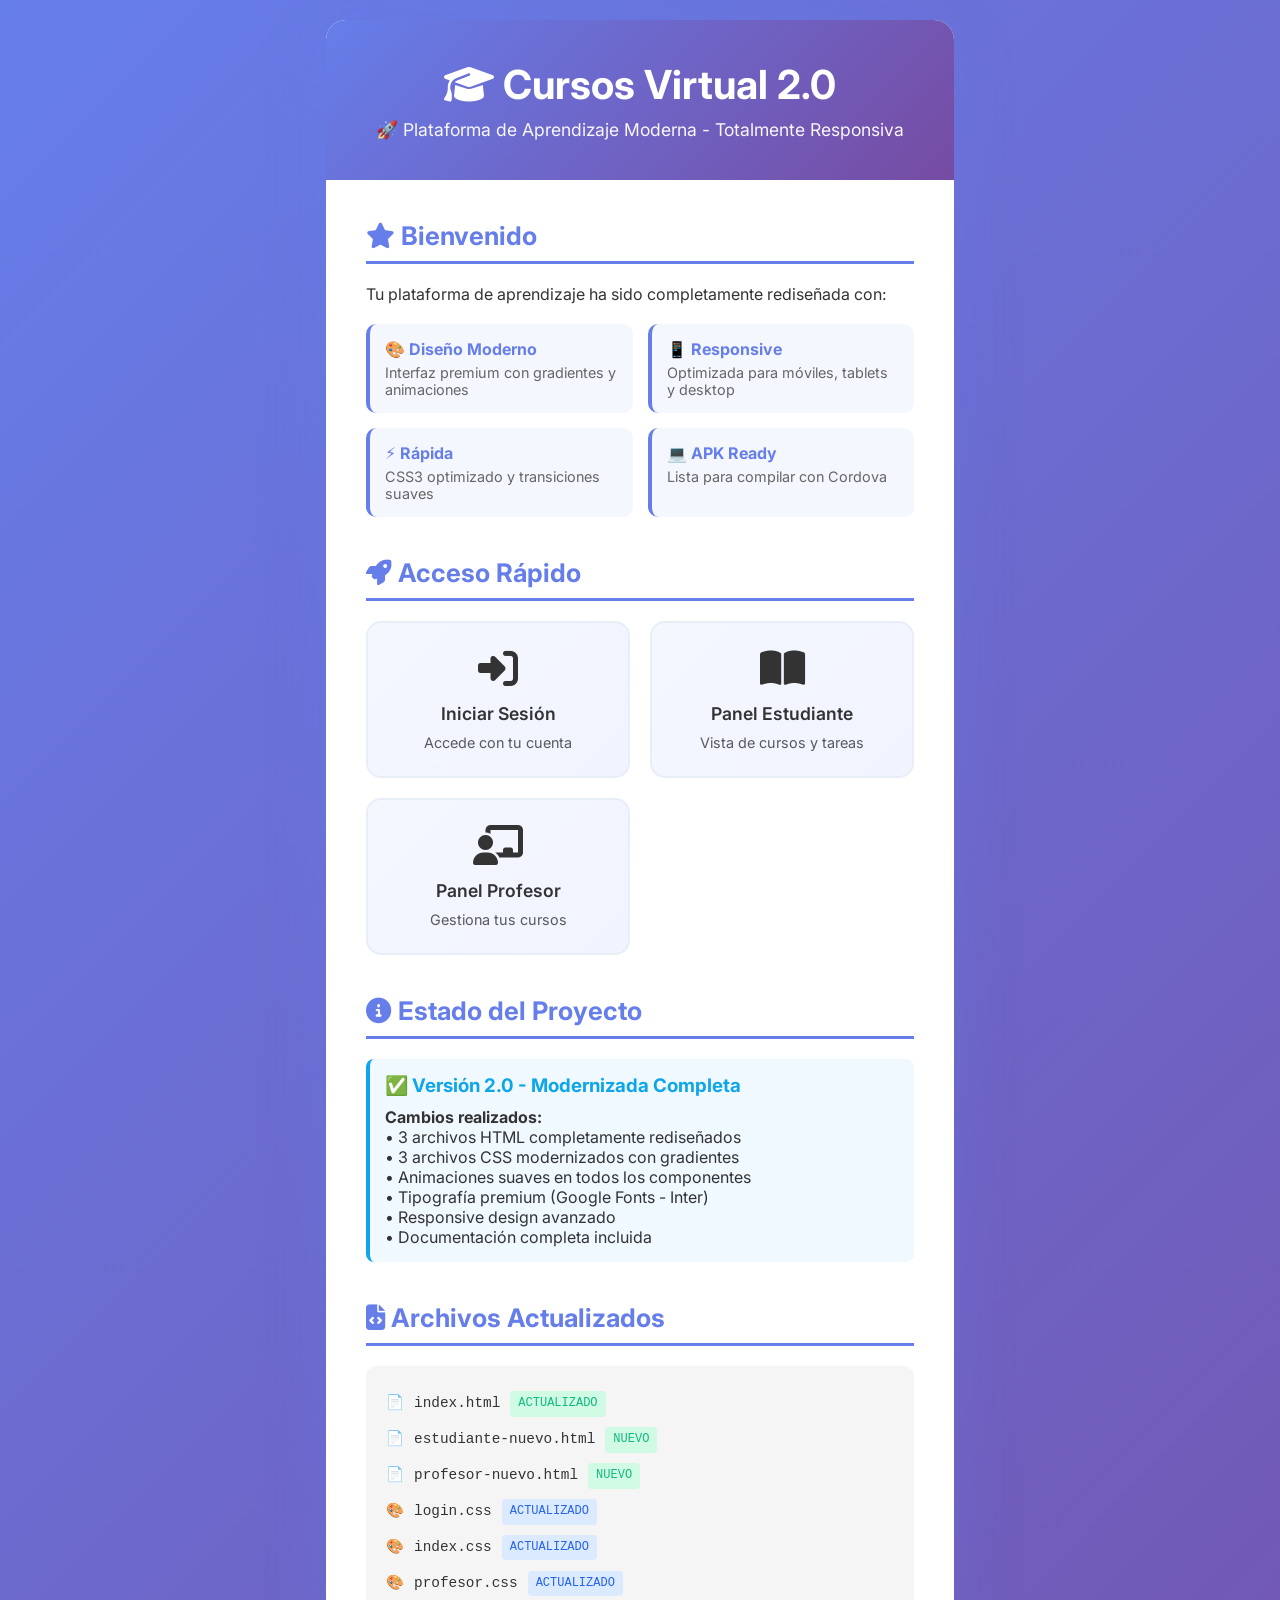
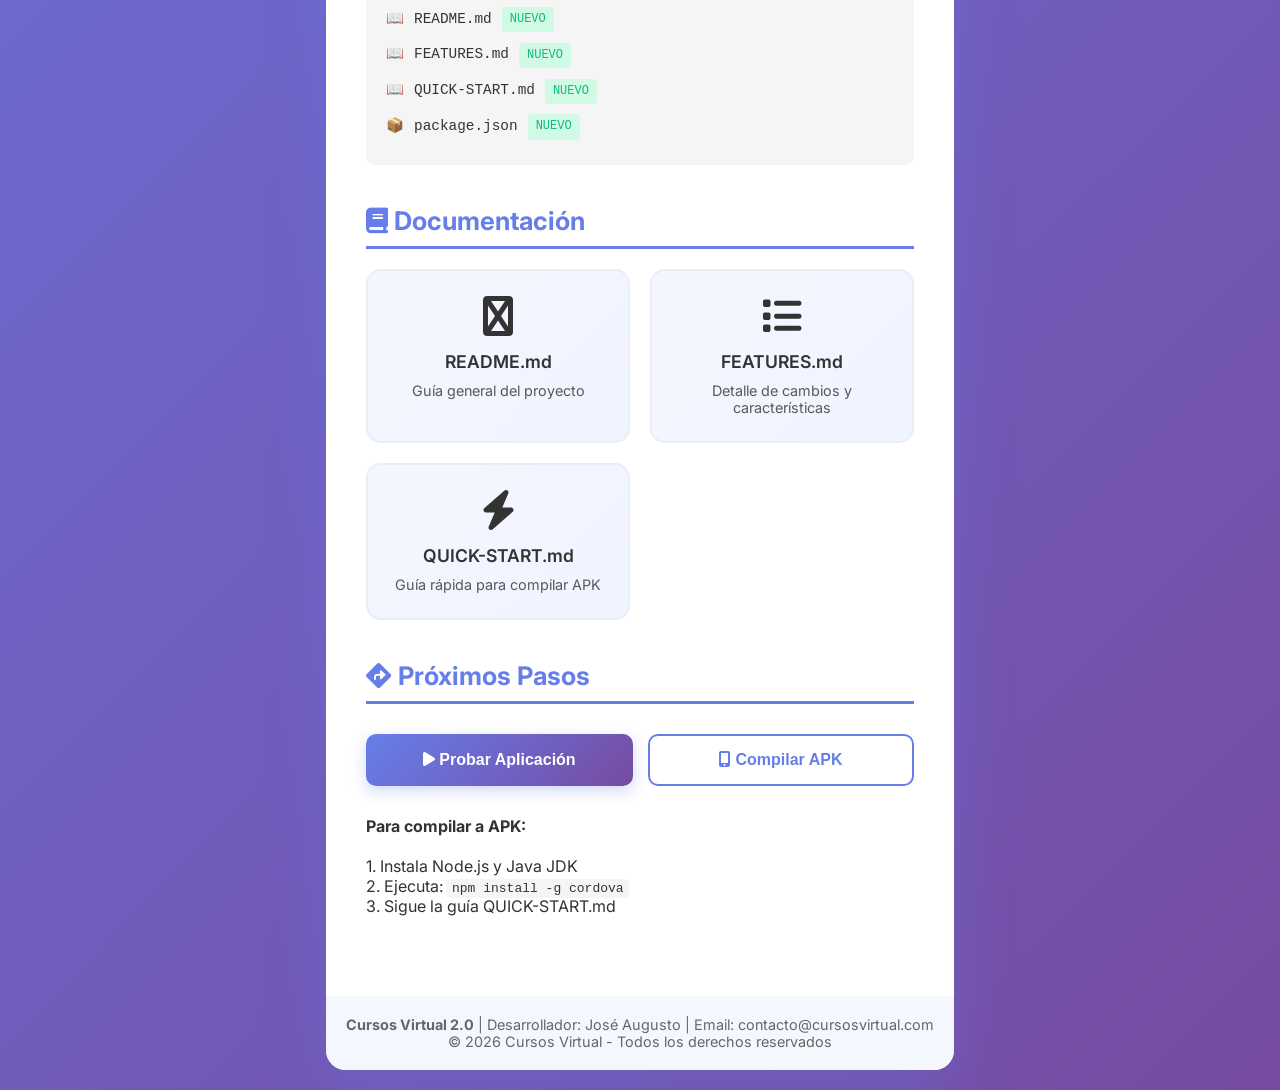
<file: index-info.html>
<!-- 
╔════════════════════════════════════════════════════════════════╗
║                  CURSOS VIRTUAL - v2.0 MODERNA               ║
║              Plataforma E-Learning Modernizada 2026           ║
║                                                                ║
║  🎨 Diseño Premium | 📱 Totalmente Responsivo | ⚡ Rápida    ║
╚════════════════════════════════════════════════════════════════╝
-->

<!DOCTYPE html>
<html lang="es">
<head>
    <meta charset="UTF-8">
    <meta name="viewport" content="width=device-width, initial-scale=1.0, viewport-fit=cover">
    <meta name="description" content="Cursos Virtual 2.0 - Plataforma de aprendizaje moderna">
    <meta name="theme-color" content="#667eea">
    <title>Cursos Virtual 2.0 - Inicio</title>
    
    <link rel="icon" href="https://cdn-icons-png.flaticon.com/512/3135/3135755.png">
    <link rel="stylesheet" href="index.css">
    <link rel="stylesheet" href="https://cdnjs.cloudflare.com/ajax/libs/font-awesome/6.5.0/css/all.min.css">
    <link href="https://fonts.googleapis.com/css2?family=Inter:wght@300;400;500;600;700&display=swap" rel="stylesheet">
    
    <style>
        * {
            margin: 0;
            padding: 0;
            box-sizing: border-box;
        }
        
        body {
            font-family: 'Inter', 'Segoe UI', system-ui, sans-serif;
            background: linear-gradient(135deg, #667eea 0%, #764ba2 100%);
            min-height: 100vh;
            padding: 20px;
            color: #333;
        }
        
        .container {
            max-width: 1000px;
            margin: 0 auto;
            background: white;
            border-radius: 20px;
            overflow: hidden;
            box-shadow: 0 20px 60px rgba(102, 126, 234, 0.3);
        }
        
        .header {
            background: linear-gradient(135deg, #667eea 0%, #764ba2 100%);
            color: white;
            padding: 40px 20px;
            text-align: center;
        }
        
        .header h1 {
            font-size: 2.5rem;
            margin-bottom: 10px;
            font-weight: 700;
        }
        
        .header p {
            font-size: 1.1rem;
            opacity: 0.95;
        }
        
        .content {
            padding: 40px;
        }
        
        .section {
            margin-bottom: 40px;
        }
        
        .section h2 {
            font-size: 1.6rem;
            color: #667eea;
            margin-bottom: 20px;
            border-bottom: 3px solid #667eea;
            padding-bottom: 10px;
        }
        
        .links-grid {
            display: grid;
            grid-template-columns: repeat(auto-fit, minmax(250px, 1fr));
            gap: 20px;
            margin-top: 20px;
        }
        
        .link-card {
            background: linear-gradient(135deg, #f5f7ff 0%, #f0f4ff 100%);
            border: 2px solid #e8eef8;
            padding: 25px;
            border-radius: 15px;
            text-decoration: none;
            color: #333;
            transition: all 0.3s ease;
            cursor: pointer;
            display: flex;
            flex-direction: column;
            align-items: center;
            text-align: center;
        }
        
        .link-card:hover {
            background: linear-gradient(135deg, #667eea 0%, #764ba2 100%);
            color: white;
            transform: translateY(-5px);
            box-shadow: 0 10px 30px rgba(102, 126, 234, 0.3);
            border-color: transparent;
        }
        
        .link-card i {
            font-size: 2.5rem;
            margin-bottom: 15px;
        }
        
        .link-card h3 {
            font-size: 1.1rem;
            margin-bottom: 10px;
            font-weight: 600;
        }
        
        .link-card p {
            font-size: 0.9rem;
            opacity: 0.8;
        }
        
        .features {
            display: grid;
            grid-template-columns: repeat(auto-fit, minmax(200px, 1fr));
            gap: 15px;
            margin: 20px 0;
        }
        
        .feature {
            background: #f5f7ff;
            padding: 15px;
            border-radius: 10px;
            border-left: 4px solid #667eea;
        }
        
        .feature h4 {
            color: #667eea;
            margin-bottom: 5px;
        }
        
        .feature p {
            font-size: 0.9rem;
            color: #666;
        }
        
        .status {
            background: #f0f9ff;
            border-left: 4px solid #0ea5e9;
            padding: 15px;
            border-radius: 8px;
            margin: 20px 0;
        }
        
        .status h3 {
            color: #0ea5e9;
            margin-bottom: 10px;
        }
        
        .files-list {
            background: #f5f5f5;
            padding: 20px;
            border-radius: 10px;
            font-family: monospace;
            font-size: 0.9rem;
            line-height: 1.8;
            overflow-x: auto;
        }
        
        .file-item {
            display: flex;
            align-items: center;
            padding: 5px 0;
        }
        
        .file-item .icon {
            margin-right: 10px;
            color: #667eea;
            font-weight: bold;
        }
        
        .file-item .new {
            color: #10b981;
            background: #d1fae5;
            padding: 2px 8px;
            border-radius: 4px;
            font-size: 0.75rem;
            margin-left: 10px;
        }
        
        .file-item .updated {
            color: #2563eb;
            background: #dbeafe;
            padding: 2px 8px;
            border-radius: 4px;
            font-size: 0.75rem;
            margin-left: 10px;
        }
        
        .button-group {
            display: grid;
            grid-template-columns: repeat(auto-fit, minmax(200px, 1fr));
            gap: 15px;
            margin: 30px 0;
        }
        
        button {
            padding: 15px 25px;
            border: none;
            border-radius: 10px;
            font-weight: 600;
            cursor: pointer;
            transition: all 0.3s ease;
            font-size: 1rem;
        }
        
        .btn-primary {
            background: linear-gradient(135deg, #667eea 0%, #764ba2 100%);
            color: white;
            box-shadow: 0 5px 15px rgba(102, 126, 234, 0.3);
        }
        
        .btn-primary:hover {
            transform: translateY(-2px);
            box-shadow: 0 8px 20px rgba(102, 126, 234, 0.4);
        }
        
        .btn-secondary {
            background: white;
            border: 2px solid #667eea;
            color: #667eea;
        }
        
        .btn-secondary:hover {
            background: #f5f7ff;
            transform: translateY(-2px);
        }
        
        .footer {
            background: #f5f7ff;
            padding: 20px;
            text-align: center;
            color: #666;
            font-size: 0.9rem;
        }
        
        @media (max-width: 768px) {
            .header h1 {
                font-size: 1.8rem;
            }
            
            .content {
                padding: 20px;
            }
            
            .section h2 {
                font-size: 1.3rem;
            }
        }
    </style>
</head>

<body>
    <div class="container">
        <!-- HEADER -->
        <div class="header">
            <h1><i class="fas fa-graduation-cap"></i> Cursos Virtual 2.0</h1>
            <p>🚀 Plataforma de Aprendizaje Moderna - Totalmente Responsiva</p>
        </div>
        
        <!-- CONTENIDO -->
        <div class="content">
            <!-- BIENVENIDA -->
            <div class="section">
                <h2><i class="fas fa-star"></i> Bienvenido</h2>
                <p>Tu plataforma de aprendizaje ha sido completamente rediseñada con:</p>
                
                <div class="features">
                    <div class="feature">
                        <h4>🎨 Diseño Moderno</h4>
                        <p>Interfaz premium con gradientes y animaciones</p>
                    </div>
                    <div class="feature">
                        <h4>📱 Responsive</h4>
                        <p>Optimizada para móviles, tablets y desktop</p>
                    </div>
                    <div class="feature">
                        <h4>⚡ Rápida</h4>
                        <p>CSS3 optimizado y transiciones suaves</p>
                    </div>
                    <div class="feature">
                        <h4>💻 APK Ready</h4>
                        <p>Lista para compilar con Cordova</p>
                    </div>
                </div>
            </div>
            
            <!-- ACCESO RÁPIDO -->
            <div class="section">
                <h2><i class="fas fa-rocket"></i> Acceso Rápido</h2>
                
                <div class="links-grid">
                    <a href="index.html" class="link-card">
                        <i class="fas fa-sign-in-alt"></i>
                        <h3>Iniciar Sesión</h3>
                        <p>Accede con tu cuenta</p>
                    </a>
                    
                    <a href="estudiante-nuevo.html" class="link-card">
                        <i class="fas fa-book-open"></i>
                        <h3>Panel Estudiante</h3>
                        <p>Vista de cursos y tareas</p>
                    </a>
                    
                    <a href="profesor-nuevo.html" class="link-card">
                        <i class="fas fa-chalkboard-teacher"></i>
                        <h3>Panel Profesor</h3>
                        <p>Gestiona tus cursos</p>
                    </a>
                </div>
            </div>
            
            <!-- ESTADO DEL PROYECTO -->
            <div class="section">
                <h2><i class="fas fa-info-circle"></i> Estado del Proyecto</h2>
                
                <div class="status">
                    <h3>✅ Versión 2.0 - Modernizada Completa</h3>
                    <p>
                        <strong>Cambios realizados:</strong><br>
                        • 3 archivos HTML completamente rediseñados<br>
                        • 3 archivos CSS modernizados con gradientes<br>
                        • Animaciones suaves en todos los componentes<br>
                        • Tipografía premium (Google Fonts - Inter)<br>
                        • Responsive design avanzado<br>
                        • Documentación completa incluida
                    </p>
                </div>
            </div>
            
            <!-- ARCHIVOS DEL PROYECTO -->
            <div class="section">
                <h2><i class="fas fa-file-code"></i> Archivos Actualizados</h2>
                
                <div class="files-list">
                    <div class="file-item">
                        <span class="icon">📄</span>
                        <span>index.html</span>
                        <span class="new">ACTUALIZADO</span>
                    </div>
                    <div class="file-item">
                        <span class="icon">📄</span>
                        <span>estudiante-nuevo.html</span>
                        <span class="new">NUEVO</span>
                    </div>
                    <div class="file-item">
                        <span class="icon">📄</span>
                        <span>profesor-nuevo.html</span>
                        <span class="new">NUEVO</span>
                    </div>
                    <div class="file-item">
                        <span class="icon">🎨</span>
                        <span>login.css</span>
                        <span class="updated">ACTUALIZADO</span>
                    </div>
                    <div class="file-item">
                        <span class="icon">🎨</span>
                        <span>index.css</span>
                        <span class="updated">ACTUALIZADO</span>
                    </div>
                    <div class="file-item">
                        <span class="icon">🎨</span>
                        <span>profesor.css</span>
                        <span class="updated">ACTUALIZADO</span>
                    </div>
                    <div class="file-item">
                        <span class="icon">📖</span>
                        <span>README.md</span>
                        <span class="new">NUEVO</span>
                    </div>
                    <div class="file-item">
                        <span class="icon">📖</span>
                        <span>FEATURES.md</span>
                        <span class="new">NUEVO</span>
                    </div>
                    <div class="file-item">
                        <span class="icon">📖</span>
                        <span>QUICK-START.md</span>
                        <span class="new">NUEVO</span>
                    </div>
                    <div class="file-item">
                        <span class="icon">📦</span>
                        <span>package.json</span>
                        <span class="new">NUEVO</span>
                    </div>
                </div>
            </div>
            
            <!-- DOCUMENTACIÓN -->
            <div class="section">
                <h2><i class="fas fa-book"></i> Documentación</h2>
                
                <div class="links-grid">
                    <a href="README.md" class="link-card" onclick="window.location.href='https://github.com/'; return false;">
                        <i class="fas fa-readme"></i>
                        <h3>README.md</h3>
                        <p>Guía general del proyecto</p>
                    </a>
                    
                    <a href="FEATURES.md" class="link-card" onclick="alert('Abre con un editor de texto o Markdown viewer'); return false;">
                        <i class="fas fa-list"></i>
                        <h3>FEATURES.md</h3>
                        <p>Detalle de cambios y características</p>
                    </a>
                    
                    <a href="QUICK-START.md" class="link-card" onclick="alert('Abre con un editor de texto'); return false;">
                        <i class="fas fa-bolt"></i>
                        <h3>QUICK-START.md</h3>
                        <p>Guía rápida para compilar APK</p>
                    </a>
                </div>
            </div>
            
            <!-- PRÓXIMOS PASOS -->
            <div class="section">
                <h2><i class="fas fa-directions"></i> Próximos Pasos</h2>
                
                <div class="button-group">
                    <button onclick="window.location.href='index.html'" class="btn-primary">
                        <i class="fas fa-play"></i> Probar Aplicación
                    </button>
                    
                    <button onclick="alert('Sigue la guía QUICK-START.md para compilar a APK con Cordova')" class="btn-secondary">
                        <i class="fas fa-mobile-alt"></i> Compilar APK
                    </button>
                </div>
                
                <p>
                    <strong>Para compilar a APK:</strong><br><br>
                    1. Instala Node.js y Java JDK<br>
                    2. Ejecuta: <code style="background: #f5f5f5; padding: 2px 5px; border-radius: 4px;">npm install -g cordova</code><br>
                    3. Sigue la guía QUICK-START.md
                </p>
            </div>
        </div>
        
        <!-- FOOTER -->
        <div class="footer">
            <p><strong>Cursos Virtual 2.0</strong> | Desarrollador: José Augusto | Email: contacto@cursosvirtual.com</p>
            <p>© 2026 Cursos Virtual - Todos los derechos reservados</p>
        </div>
    </div>
</body>

</html>
</file>
<file: index.css>
* {
    margin: 0;
    padding: 0;
    box-sizing: border-box;
}

body {
    margin: 0;
    font-family: 'Inter', 'Segoe UI', system-ui, sans-serif;
    background: linear-gradient(135deg, #0f0f23 0%, #1a1a2e 50%, #16213e 100%);
    color: #e6e8ff;
    display: flex;
    min-height: 100vh;
    overflow-x: hidden;
}

.sidebar {
    width: 280px;
    background: rgba(26, 26, 46, 0.95);
    backdrop-filter: blur(20px);
    -webkit-backdrop-filter: blur(20px);
    height: 100vh;
    padding: 30px 20px;
    position: fixed;
    color: #e6e8ff;
    overflow-y: auto;
    box-shadow: 0 8px 32px rgba(0, 0, 0, 0.37);
    border-right: 1px solid rgba(255, 255, 255, 0.1);
    z-index: 100;
}

.sidebar h2 {
    font-size: 1.4rem;
    margin-bottom: 35px;
    font-weight: 700;
    display: flex;
    align-items: center;
    gap: 10px;
    background: linear-gradient(135deg, #667eea, #764ba2);
    -webkit-background-clip: text;
    -webkit-text-fill-color: transparent;
    background-clip: text;
}

.sidebar ul {
    list-style: none;
    padding: 0;
}

.sidebar li {
    margin: 0;
}

.sidebar a {
    display: block;
    color: rgba(230, 232, 255, 0.9);
    text-decoration: none;
    padding: 14px 18px;
    border-radius: 12px;
    margin: 8px 0;
    transition: all 0.3s cubic-bezier(0.4, 0, 0.2, 1);
    font-weight: 500;
    position: relative;
    overflow: hidden;
}

.sidebar a::before {
    content: '';
    position: absolute;
    top: 0;
    left: -100%;
    width: 100%;
    height: 100%;
    background: linear-gradient(90deg, transparent, rgba(255, 255, 255, 0.1), transparent);
    transition: left 0.5s;
}

.sidebar a:hover::before {
    left: 100%;
}

.sidebar a:hover {
    background: rgba(255, 255, 255, 0.1);
    color: #e6e8ff;
    transform: translateX(8px);
    box-shadow: 0 4px 20px rgba(102, 126, 234, 0.3);
}

.logout {
    margin-top: 40px;
    width: 100%;
    padding: 14px;
    background: linear-gradient(135deg, rgba(255, 87, 87, 0.2), rgba(255, 107, 107, 0.2));
    border: 1px solid rgba(255, 87, 87, 0.3);
    color: #ff6b6b;
    cursor: pointer;
    border-radius: 12px;
    font-weight: 600;
    transition: all 0.3s ease;
    backdrop-filter: blur(10px);
}

.logout:hover {
    background: linear-gradient(135deg, rgba(255, 87, 87, 0.3), rgba(255, 107, 107, 0.3));
    transform: translateY(-2px);
    box-shadow: 0 8px 25px rgba(255, 87, 87, 0.4);
}

main {
    margin-left: 280px;
    padding: 40px;
    width: calc(100% - 280px);
    min-height: 100vh;
    background: transparent;
}

/* HEADER */
header {
    display: flex;
    justify-content: space-between;
    align-items: center;
    margin-bottom: 35px;
    padding: 25px;
    background: rgba(31, 36, 72, 0.8);
    backdrop-filter: blur(15px);
    border-radius: 16px;
    box-shadow: 0 8px 32px rgba(0, 0, 0, 0.3);
    border: 1px solid rgba(255, 255, 255, 0.1);
}

header h3 {
    font-size: 1.5rem;
    color: #99a9ff;
    font-weight: 700;
    background: linear-gradient(135deg, #667eea, #764ba2);
    -webkit-background-clip: text;
    -webkit-text-fill-color: transparent;
    background-clip: text;
}

/* BOTÓN */
.btn {
    padding: 14px 28px;
    background: linear-gradient(135deg, #667eea 0%, #764ba2 100%);
    border: none;
    color: #e6e8ff;
    cursor: pointer;
    border-radius: 12px;
    font-weight: 600;
    font-size: 1rem;
    transition: all 0.3s cubic-bezier(0.4, 0, 0.2, 1);
    box-shadow: 0 4px 15px rgba(102, 126, 234, 0.4);
    position: relative;
    overflow: hidden;
}

.btn::before {
    content: '';
    position: absolute;
    top: 0;
    left: -100%;
    width: 100%;
    height: 100%;
    background: linear-gradient(90deg, transparent, rgba(255, 255, 255, 0.2), transparent);
    transition: left 0.5s;
}

.btn:hover::before {
    left: 100%;
}

.btn:hover {
    transform: translateY(-3px);
    box-shadow: 0 8px 25px rgba(102, 126, 234, 0.5);
}

.btn:active {
    transform: translateY(-1px);
}

/* STATS */
.stats {
    display: grid;
    grid-template-columns: repeat(auto-fit, minmax(220px, 1fr));
    gap: 25px;
    margin-top: 35px;
}

.stats div {
    background: rgba(31, 36, 72, 0.8);
    backdrop-filter: blur(15px);
    padding: 30px;
    text-align: center;
    border-radius: 16px;
    box-shadow: 0 8px 32px rgba(0, 0, 0, 0.3);
    border: 1px solid rgba(255, 255, 255, 0.1);
    transition: all 0.3s cubic-bezier(0.4, 0, 0.2, 1);
    position: relative;
    overflow: hidden;
}

.stats div::before {
    content: '';
    position: absolute;
    top: 0;
    left: 0;
    right: 0;
    height: 4px;
    background: linear-gradient(90deg, #667eea, #764ba2);
}

.stats div:hover {
    transform: translateY(-8px);
    box-shadow: 0 15px 40px rgba(102, 126, 234, 0.4);
}

.stats div h2 {
    font-size: 2.5rem;
    color: #99a9ff;
    margin-bottom: 12px;
    font-weight: 700;
}

.stats div p {
    color: #c7c9ff;
    font-size: 1rem;
    font-weight: 500;
}

/* CARDS */
.cards {
    display: grid;
    grid-template-columns: repeat(auto-fit, minmax(200px, 1fr));
    gap: 25px;
    margin-top: 30px;
}

.card {
    background: rgba(31, 36, 72, 0.8);
    backdrop-filter: blur(15px);
    padding: 25px;
    border-radius: 16px;
    box-shadow: 0 8px 32px rgba(0, 0, 0, 0.3);
    border: 1px solid rgba(255, 255, 255, 0.1);
    transition: all 0.3s cubic-bezier(0.4, 0, 0.2, 1);
    position: relative;
    overflow: hidden;
}

.card::before {
    content: '';
    position: absolute;
    top: 0;
    left: 0;
    right: 0;
    height: 4px;
    background: linear-gradient(90deg, #667eea, #764ba2);
}

.card:hover {
    transform: translateY(-8px);
    box-shadow: 0 15px 40px rgba(102, 126, 234, 0.4);
}

.card h3 {
    color: #99a9ff;
    margin-bottom: 12px;
    font-size: 1.2rem;
    font-weight: 600;
}

.card p {
    color: #c7c9ff;
    font-size: 0.95rem;
    margin: 6px 0;
    line-height: 1.5;
}

.card span {
    display: inline-block;
    background: linear-gradient(135deg, rgba(102, 126, 234, 0.2), rgba(118, 75, 162, 0.2));
    color: #99a9ff;
    padding: 6px 12px;
    border-radius: 20px;
    font-size: 0.85rem;
    margin-top: 12px;
    font-weight: 600;
    border: 1px solid rgba(102, 126, 234, 0.3);
}

/* SECTION */
section {
    margin-top: 45px;
}

section h1 {
    font-size: 2rem;
    color: #e6e8ff;
    margin-bottom: 20px;
    font-weight: 700;
    background: linear-gradient(135deg, #667eea, #764ba2);
    -webkit-background-clip: text;
    -webkit-text-fill-color: transparent;
    background-clip: text;
}

section h2 {
    font-size: 1.6rem;
    color: #e6e8ff;
    margin-bottom: 20px;
    font-weight: 600;
    display: flex;
    align-items: center;
    gap: 10px;
}

section h2::before {
    content: '';
    width: 4px;
    height: 24px;
    background: linear-gradient(135deg, #667eea, #764ba2);
    border-radius: 2px;
}

/* ANIMACIONES */
@keyframes fadeInUp {
    from {
        opacity: 0;
        transform: translateY(30px);
    }
    to {
        opacity: 1;
        transform: translateY(0);
    }
}

.card, .stats div {
    animation: fadeInUp 0.6s ease-out;
}

/* RESPONSIVE */
@media (max-width: 768px) {
    .sidebar {
        width: 100%;
        height: auto;
        position: relative;
        padding: 20px;
    }
    
    main {
        margin-left: 0;
        padding: 20px;
        width: 100%;
    }
    
    .stats {
        grid-template-columns: 1fr;
    }
    
    .cards {
        grid-template-columns: 1fr;
    }
}

/* SIDEBAR */
.sidebar {
    width: 280px;
    background: rgba(26, 26, 46, 0.95);
    backdrop-filter: blur(20px);
    -webkit-backdrop-filter: blur(20px);
    height: 100vh;
    padding: 30px 20px;
    position: fixed;
    color: #e6e8ff;
    overflow-y: auto;
    box-shadow: 0 8px 32px rgba(0, 0, 0, 0.37);
    border-right: 1px solid rgba(255, 255, 255, 0.1);
    z-index: 100;
}

.sidebar h2 {
    font-size: 1.4rem;
    margin-bottom: 35px;
    font-weight: 700;
    display: flex;
    align-items: center;
    gap: 10px;
    background: linear-gradient(135deg, #667eea, #764ba2);
    -webkit-background-clip: text;
    -webkit-text-fill-color: transparent;
    background-clip: text;
}

.sidebar ul {
    list-style: none;
    padding: 0;
}

.sidebar li {
    margin: 0;
}

.sidebar a {
    display: block;
    color: rgba(230, 232, 255, 0.9);
    text-decoration: none;
    padding: 14px 18px;
    border-radius: 12px;
    margin: 8px 0;
    transition: all 0.3s cubic-bezier(0.4, 0, 0.2, 1);
    font-weight: 500;
    position: relative;
    overflow: hidden;
}

.sidebar a::before {
    content: '';
    position: absolute;
    top: 0;
    left: -100%;
    width: 100%;
    height: 100%;
    background: linear-gradient(90deg, transparent, rgba(255, 255, 255, 0.1), transparent);
    transition: left 0.5s;
}

.sidebar a:hover::before {
    left: 100%;
}

.sidebar a:hover {
    background: rgba(255, 255, 255, 0.1);
    color: #e6e8ff;
    transform: translateX(8px);
    box-shadow: 0 4px 20px rgba(102, 126, 234, 0.3);
}

.logout {
    margin-top: 40px;
    width: 100%;
    padding: 14px;
    background: linear-gradient(135deg, rgba(255, 87, 87, 0.2), rgba(255, 107, 107, 0.2));
    border: 1px solid rgba(255, 87, 87, 0.3);
    color: #ff6b6b;
    cursor: pointer;
    border-radius: 12px;
    font-weight: 600;
    transition: all 0.3s ease;
    backdrop-filter: blur(10px);
}

.logout:hover {
    background: linear-gradient(135deg, rgba(255, 87, 87, 0.3), rgba(255, 107, 107, 0.3));
    transform: translateY(-2px);
    box-shadow: 0 8px 25px rgba(255, 87, 87, 0.4);
}

/* MAIN */
main {
    margin-left: 280px;
    padding: 40px;
    width: calc(100% - 280px);
    min-height: 100vh;
    background: transparent;
}

/* HEADER */
header {
    display: flex;
    justify-content: space-between;
    align-items: center;
    margin-bottom: 35px;
    padding: 25px;
    background: rgba(31, 36, 72, 0.8);
    backdrop-filter: blur(15px);
    border-radius: 16px;
    box-shadow: 0 8px 32px rgba(0, 0, 0, 0.3);
    border: 1px solid rgba(255, 255, 255, 0.1);
}

header h3 {
    font-size: 1.5rem;
    color: #99a9ff;
    font-weight: 700;
    background: linear-gradient(135deg, #667eea, #764ba2);
    -webkit-background-clip: text;
    -webkit-text-fill-color: transparent;
    background-clip: text;
}

/* BOTÓN */
.btn {
    padding: 14px 28px;
    background: linear-gradient(135deg, #667eea 0%, #764ba2 100%);
    border: none;
    color: #e6e8ff;
    cursor: pointer;
    border-radius: 12px;
    font-weight: 600;
    font-size: 1rem;
    transition: all 0.3s cubic-bezier(0.4, 0, 0.2, 1);
    box-shadow: 0 4px 15px rgba(102, 126, 234, 0.4);
    position: relative;
    overflow: hidden;
}

.btn::before {
    content: '';
    position: absolute;
    top: 0;
    left: -100%;
    width: 100%;
    height: 100%;
    background: linear-gradient(90deg, transparent, rgba(255, 255, 255, 0.2), transparent);
    transition: left 0.5s;
}

.btn:hover::before {
    left: 100%;
}

.btn:hover {
    transform: translateY(-3px);
    box-shadow: 0 8px 25px rgba(102, 126, 234, 0.5);
}

.btn:active {
    transform: translateY(-1px);
}

/* STATS */
.stats {
    display: grid;
    grid-template-columns: repeat(auto-fit, minmax(220px, 1fr));
    gap: 25px;
    margin-top: 35px;
}

.stats div {
    background: rgba(31, 36, 72, 0.8);
    backdrop-filter: blur(15px);
    padding: 30px;
    text-align: center;
    border-radius: 16px;
    box-shadow: 0 8px 32px rgba(0, 0, 0, 0.3);
    border: 1px solid rgba(255, 255, 255, 0.1);
    transition: all 0.3s cubic-bezier(0.4, 0, 0.2, 1);
    position: relative;
    overflow: hidden;
}

.stats div::before {
    content: '';
    position: absolute;
    top: 0;
    left: 0;
    right: 0;
    height: 4px;
    background: linear-gradient(90deg, #667eea, #764ba2);
}

.stats div:hover {
    transform: translateY(-8px);
    box-shadow: 0 15px 40px rgba(102, 126, 234, 0.4);
}

.stats div h2 {
    font-size: 2.5rem;
    color: #99a9ff;
    margin-bottom: 12px;
    font-weight: 700;
}

.stats div p {
    color: #c7c9ff;
    font-size: 1rem;
    font-weight: 500;
}
}

.stats div p {
    color: #666;
    font-size: 0.95rem;
}

/* CARDS */
.cards {
    display: grid;
    grid-template-columns: repeat(auto-fit, minmax(180px, 1fr));
    gap: 20px;
    margin-top: 25px;
}

.card {
    background: rgba(31, 36, 72, 0.8);
    backdrop-filter: blur(15px);
    padding: 25px;
    border-radius: 16px;
    box-shadow: 0 8px 32px rgba(0, 0, 0, 0.3);
    border: 1px solid rgba(255, 255, 255, 0.1);
    transition: all 0.3s cubic-bezier(0.4, 0, 0.2, 1);
    position: relative;
    overflow: hidden;
}

.card::before {
    content: '';
    position: absolute;
    top: 0;
    left: 0;
    right: 0;
    height: 4px;
    background: linear-gradient(90deg, #667eea, #764ba2);
}

.card:hover {
    transform: translateY(-8px);
    box-shadow: 0 15px 40px rgba(102, 126, 234, 0.4);
}
}

.card:hover {
    transform: translateY(-5px);
    box-shadow: 0 10px 25px rgba(102, 126, 234, 0.2);
}

.card h3 {
    color: #667eea;
    margin-bottom: 10px;
    font-size: 1.1rem;
}

.card p {
    color: #666;
    font-size: 0.95rem;
    margin: 5px 0;
}

.card span {
    display: inline-block;
    background: #f0f4ff;
    color: #667eea;
    padding: 5px 10px;
    border-radius: 8px;
    font-size: 0.85rem;
    margin-top: 10px;
    font-weight: 600;
}

.alert {
    background: #fef2f2 !important;
    color: #dc2626 !important;
}

/* SECTION */
section {
    margin-top: 40px;
}

section h1 {
    font-size: 1.8rem;
    color: #1a1a2e;
    margin-bottom: 15px;
}

section h2 {
    font-size: 1.4rem;
    color: #667eea;
    margin-bottom: 20px;
    font-weight: 700;
}

section > p {
    color: #666;
    margin-bottom: 20px;
}

/* RESPONSIVE */
@media (max-width: 768px) {
    .sidebar {
        width: 100%;
        height: auto;
        position: relative;
        padding: 20px;
        display: flex;
        justify-content: space-between;
        align-items: center;
    }

    .sidebar h2 {
        margin-bottom: 0;
    }

    .sidebar ul {
        display: none;
    }

    main {
        margin-left: 0;
        width: 100%;
        padding: 20px;
    }

    .stats {
        grid-template-columns: repeat(auto-fit, minmax(150px, 1fr));
        gap: 15px;
    }

    .cards {
        grid-template-columns: repeat(auto-fit, minmax(140px, 1fr));
        gap: 15px;
    }

    header {
        flex-direction: column;
        gap: 15px;
    }
}
</file>
